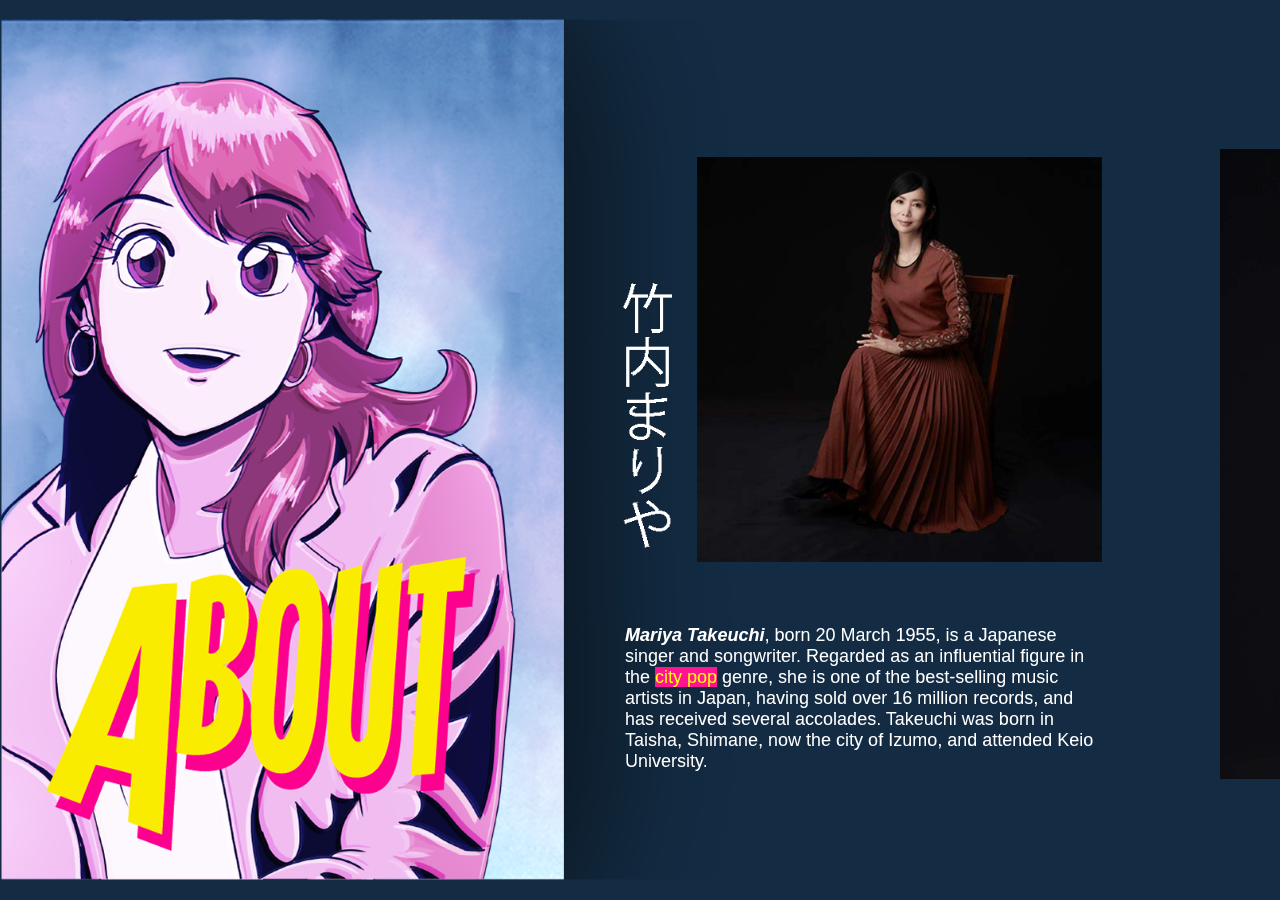
<file: About.html>
<!doctype html>
<html>
<head>
<meta charset="utf-8">
<title>A B O U T</title>
	<link rel="stylesheet" href="css/About-stylesheet.css">
</head>

<body>
	<div class="container">
 
  <div class="content-wrapper">
  
    <div class="child1">
    	<img src="Visuals/AboutPageFade.png" height="860px">
		
		
    </div>

    <div class="child">
        <table>
			<tr>
				<th><img src="Visuals/AboutPageInfo2.png" height="405px" style="padding-left: 12px"></th>
			</tr>
			<tr><td><br></td> </tr>
			
			<tr>
				<td><b><em>Mariya Takeuchi</em></b>, born 20 March 1955, is a Japanese singer and songwriter. Regarded as an influential figure in the <mark>city pop</mark> genre, she is one of the best-selling 
music artists in Japan, having sold over 16 million records, and has received several accolades. Takeuchi was born in Taisha, Shimane, now the city of Izumo, 
and attended Keio University.</td>
			</tr>
			
		</table>
    </div>
	  
	  <div class="child">
	  	<img src="Images/MT on Amazon Music2.jpg" height="630px" style="padding-top: 28px;">
	  
	  </div>
	  
	  <div class="child">
		 
	  	<p style="padding-top: 130px"><span class="aboutinfo">Takeuchi was born in Taisha city in the Hikawa district of Shimane Prefecture. She spent a year studying in the United States while she was at high school. Her musical career started in 1978 while she was studying at Keio University, with the single "Modotte-Oide, Watashi no Jikan" (Please come back, my time) and the album <i>Beginning.</i> The 1979 single "September" and the 1980 single "Fushigi na Piichi Pai" (Mysterious Peach Pie) were both hits. Takeuchi has had at least one song appear on the NHK program <i>Minna no Uta.</i>
			<br>
			<br>
Up to December 2008, Takeuchi had released 11 studio albums, 35 singles, several compilations and a live album which was recorded in 2000. Her total sales have been estimated at more than 16 million units by 2009. Her 1994 compilation,<i> Impressions,</i> sold more than 3 million copies in Japan alone, and became her best-selling album.
			<br>
			<br>
Her husband is the musician <i><b>Tatsuro Yamashita,</b></i> with whom she has one daughter.</span></p>
	  
	  </div>
	  
	  <div class="child">
	  	<img src="Images/MT in Japan Times-3.jpg"  height="630px" style="padding-top: 28px;">
	  
	  </div>
	  
	  <div class="child">
	  	<table style="padding-top: 80px">
		  <tr>
			<td>In 1981, Takeuchi married singer-songwriter Tatsuro Yamashita, and stopped her career temporarily after becoming pregnant. Returning to the Japanese music industry in 1984, she has accomplished huge commercial success — more than when she was single.</td>
			</tr>
			
		 <tr><td><br></td> </tr>
			
			<tr>
				<th><img src="Images/MT Profile.jpg" height="430px" style="padding-left: 16px"></th>
			</tr>
			
		  </table>
	  
	  </div>
	  
	  <div class="child">
	  	<p style="padding-bottom: 20px">Since her return, she has recorded six successful studio albums that mainly consist of her self-written songs, and all of them have reached #1 on the Japanese Oricon chart. As a singer-songwriter, she has produced 8 top-ten hit singles on the Oricon chart, including "Single Again", "Kokuhaku", "Junai Rhapsody", "Konya wa Hearty Party" and her only #1 hit "Camouflage".
		  <br>
			<br>
			In addition to her work as a performer, she has also written songs and lyrics for other singers, including Yukiko Okada, Hiroko Yakushimaru, Hiromi Iwasaki, Masahiko Kondo, Masayuki Suzuki and Tackey and Tsubasa. Several of these songs scored top-ten on the Oricon, such as "Kenka o Yamete" and "Invitation" performed by Naoko Kawai, "Iro (White Blend)" performed by Miho Nakayama and "Maji de Koi Suru 5 Byoumae" by Ryōko Hirosue. 
			<br>
			<br>
			Takeuchi has often re-recorded those songs for her own album. "Eki", a song originally written for the album by Akina Nakamori, became known by the composer's recorded version.
			
		  </p>
	  	
	  </div>
	  
	  
  </div>
  
</div>
	
	<div id="mySidebar" class="sidebar">

  <a href="javascript:void(0)" class="closebtn" onclick="closeNav()">×</a>
	
  <a href="index.html">Home</a>

  <a href="About.html">About</a>

  <a href="Music.html">Music</a>

  <a href="Tour.html">Tour</a>

	<a href="Media.html">Media</a>
	
	<a href="https://shop.fannect.jp/mariya/pc/" target="_blank">Store</a>

</div>



<div id="main">

  <button class="openbtn" onclick="openNav()"><img src="Visuals/MenuIcon.png" height="35px" width="55px"></button> 

</div>



<script>

function openNav() {

  document.getElementById("mySidebar").style.width = "250px";

  document.getElementById("main").style.marginLeft = "-250px";
	

}



function closeNav() {

  document.getElementById("mySidebar").style.width = "0";

  document.getElementById("main").style.marginLeft= "0";

}

</script>
</body>
</html>
</file>
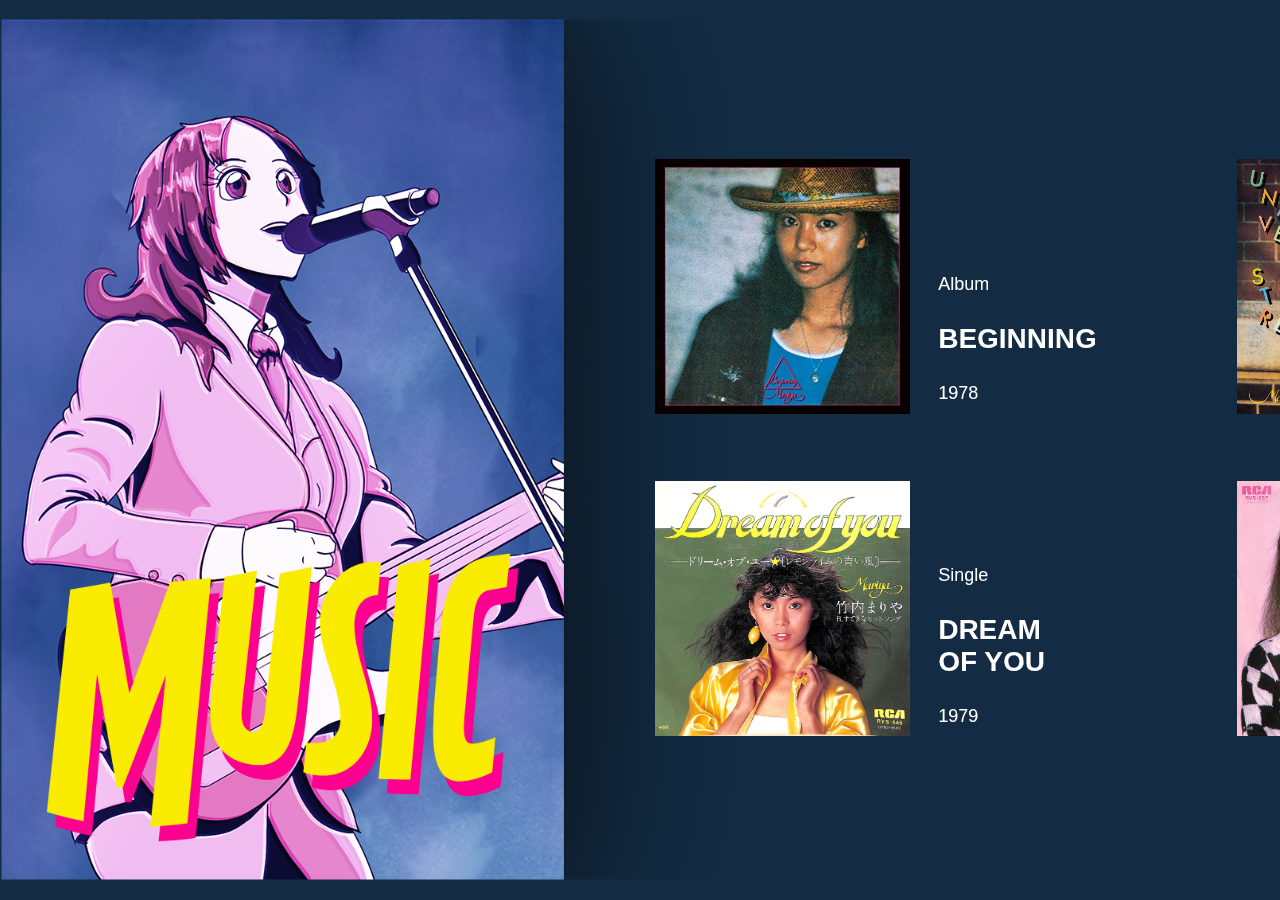
<file: Music.html>
<!doctype html>
<html>
<head>
<meta charset="utf-8">
<title>M U S I C</title>
	<link rel="stylesheet" href="css/Music-stylesheet.css">
</head>

<body>
	<div class="container">
 
  <div class="content-wrapper">
  
    <div class="child1">
    	<img src="Visuals/Mariya Takeuchi Live 2 (With BG)(Fade2).png" height="860px">
		
		
    </div>

    <div class="child">
        <table>
		<tr> <th><img src="Images/Album Covers/Beginning.jpg" height="255px" width="255px"> </th>
		  		<td class="info1line">Album
					<p>BEGINNING</p>
					1978
			</td>
		  </tr>
		  <tr><th><img src="Images/Single Covers/Dream of You.jpg" height="255px" width="255px"></th>
		  		<td class="info2line">Single
					<p>DREAM <br> OF YOU</p>
					1979
			  </td>
		 
		  </tr>
		</table>
    </div>

    <div class="child">
      <table>
		<tr> <th><img src="Images/Album Covers/University Street.jpeg" height="255px" width="255px"> </th>
		  		<td class="info2line">Album
					<p>UNIVERSITY STREET</p>
					1979
			</td>
		  </tr>
		  <tr><th><img src="Images/Single Covers/Mysterious Peach Pie.jpg" height="255px" width="255px"></th>
		  		<td class="info2line">Single
					<p>MYSTERIOUS <br>PEACH PIE</p>
					1980
			  </td>
		 
		  </tr>
		</table>
    </div>

    <div class="child">
     <table>
		<tr> <th><img src="Images/Album Covers/Love Songs.jpg" height="255px" width="255px"> </th>
		  		<td class="info1line">Album
					<p>LOVE SONGS</p>
					1980
			</td>
		  </tr>
		  <tr><th><img src="Images/Single Covers/Two Vacations.jpg" height="255px" width="255px"></th>
		  		<td class="info2line">Single
					<p>TWO VACATIONS</p>
					1980
			  </td>
		 
		  </tr>
		</table>
    </div>


    <div class="child">
      <table>
		<tr> <th><img src="Images/Album Covers/Miss M.jpg" height="255px" width="255px"> </th>
		  		<td class="info1line">Album
					<p>MISS M</p>
					1980
			</td>
		  </tr>
		  <tr><th><img src="Images/Single Covers/Plastic Love_5.jpg" height="255px" width="255px"></th>
		  		<td class="info2line">Single
					<p>SWEETEST MUSIC</p>
					1980
			  </td>
		 
		  </tr>
		</table>
    </div>
	  
	  <div class="child">
      <table>
		<tr> <th><img src="Images/Album Covers/Portrait.jpg" height="255px" width="255px"> </th>
		  		<td class="info1line">Album
					<p>PORTRAIT</p>
					1981
			</td>
		  </tr>
		  <tr><th><img src="Images/Single Covers/Strawberry Temptation.jpg" height="255px" width="255px"></th>
		  		<td class="info2line">Single
					<p>STRAWBERRY TEMPTATION</p>
					1981
			  </td>
		 
		  </tr>
		</table>
    </div>
	  
	   <div class="child">
      <table>
		<tr> <th><img src="Images/Album Covers/Viva Mariya!!.jpg" height="255px" width="255px"> </th>
		  		<td class="info2line">Album
					<p>VIVA MARIYA!!</p>
					1982
			</td>
		  </tr>
		  
		  <tr><th><img src="Images/Single Covers/Once Again.jpg" height="255px" width="255px"></th>
		  		<td class="info2line">Single
					<p>ONCE AGAIN</p>
					1984
			  </td>
		 
		  </tr>
		</table>
    </div>
	  
	   <div class="child">
      <table>
		<tr> <th><img src="Images/Album Covers/Variety.jpg" height="255px" width="255px"> </th>
		  		<td class="info1line">Album
					<p>VARIETY</p>
					1984
			</td>
		  </tr>
		  <tr><th><img src="Images/Single Covers/Continuation of the Dream.jpg" height="255px" width="255px"></th>
		  		<td class="info2line">Single
					<p>CONTINUATION OF THE DREAM</p>
					1987
			  </td>
		 
		  </tr>
		</table>
    </div>
	  
	   <div class="child">
      <table>
		<tr> <th><img src="Images/Album Covers/Request.jpg" height="255px" width="255px"> </th>
		  		<td class="info1line">Album
					<p>REQUEST</p>
					1987
			</td>
		  </tr>
		  
		  <tr><th><img src="Images/Single Covers/Cheer Up.jpg" height="255px" width="255px"></th>
		  		<td class="info1line">Single
					<p>CHEER UP</p>
					1988
			  </td>
		 
		  </tr>
		</table>
    </div>
	  
	   <div class="child">
      <table>
		<tr> <th><img src="Images/Album Covers/Quiet Life.jpg" height="255px" width="255px"> </th>
		  		<td class="info1line">Album
					<p>QUIET LIFE</p>
					1992
			</td>
		  </tr>
		  <tr><th><img src="Images/Single Covers/Single Again.jpg" height="255px" width="255px"></th>
		  		<td class="info2line">Single
					<p>SINGLE AGAIN</p>
					1989
			  </td>
		 
		  </tr>
		</table>
    </div>
	  
	   <div class="child">
      <table>
		<tr> <th><img src="Images/Album Covers/Impressions.jpg" height="255px" width="255px"> </th>
		  		<td class="info1line">Album
					<p>IMPRESSIONS</p>
					1994
			</td>
		  </tr>
		  <tr><th><img src="Images/Single Covers/Confession (Cropped).jpg" height="255px" width="255px"></th>
		  		<td class="info1line">Single
					<p>CONFESSION</p>
					1990
			  </td>
		 
		  </tr>
		</table>
    </div>
	  
	   <div class="child">
      <table>
		<tr> <th><img src="Images/Album Covers/Souvenir.jpg" height="255px" width="255px"> </th>
		  		<td class="info1line">Album
					<p>SOUVENIR</p>
					2000
			</td>
		  </tr>
		  <tr><th><img src="Images/Album Covers/Bon Appetit!.jpg" height="255px" width="255px"></th>
		  		<td class="info2line">Album
					<p>BON APPETIT!</p>
					2001
			  </td>
		 
		  </tr>
		</table>
    </div>
	  
	  <div class="child">
      <table>
		<tr> <th><img src="Images/Album Covers/Longtime Favourites.jpg" height="255px" width="255px"> </th>
		  		<td class="info2line">Album
					<p>LONGTIME FAVORITES</p>
					2003
			</td>
		  </tr>
		  <tr><th><img src="Images/Album Covers/Denim.jpg" height="255px" width="255px"></th>
		  		<td class="info1line">Album
					<p>DENIM</p>
					2007
			  </td>
		 
		  </tr>
		</table>
    </div>
	  
	  <div class="child">
      <table>
		<tr> <th><img src="Images/Album Covers/Expressions.jpg" height="255px" width="255px"> </th>
		  		<td class="info1line">Album
					<p>EXPRESSIONS</p>
					2008
			</td>
		  </tr>
		  <tr><th><img src="Images/Album Covers/Mariya's Songbook.jpg" height="255px" width="255px"></th>
		  		<td class="info2line">Album
					<p>MARIYA'S SONGBOOK</p>
					2013
			  </td>
		 
		  </tr>
		</table>
    </div>
	  
	  <div class="child">
      <table>
		<tr> <th><img src="Images/Album Covers/TRAD.jpeg" height="255px" width="255px"> </th>
		  		<td class="info1line">Album
					<p>TRAD</p>
					2014
			</td>
		  </tr>
		  <tr><th><img src="Images/Album Covers/Turntable.jpg" height="255px" width="255px"></th>
		  		<td class="info1line">Album
					<p>TURNTABLE</p>
					2019
			  </td>
		 
		  </tr>
		</table>
    </div>

  </div>
  
</div>
	
	<div id="mySidebar" class="sidebar">

  <a href="javascript:void(0)" class="closebtn" onclick="closeNav()">×</a>
	
  <a href="index.html">Home</a>

  <a href="About.html">About</a>

  <a href="Music.html">Music</a>

  <a href="Tour.html">Tour</a>

	<a href="Media.html">Media</a>
	
	<a href="https://shop.fannect.jp/mariya/pc/" target="_blank">Store</a>

</div>



<div id="main">

  <button class="openbtn" onclick="openNav()"><img src="Visuals/MenuIcon.png" height="35px" width="55px"></button> 

</div>



<script>

function openNav() {

  document.getElementById("mySidebar").style.width = "250px";

  document.getElementById("main").style.marginLeft = "-250px";
	

}



function closeNav() {

  document.getElementById("mySidebar").style.width = "0";

  document.getElementById("main").style.marginLeft= "0";

}

</script>

	
	
</body>
</html>
</file>
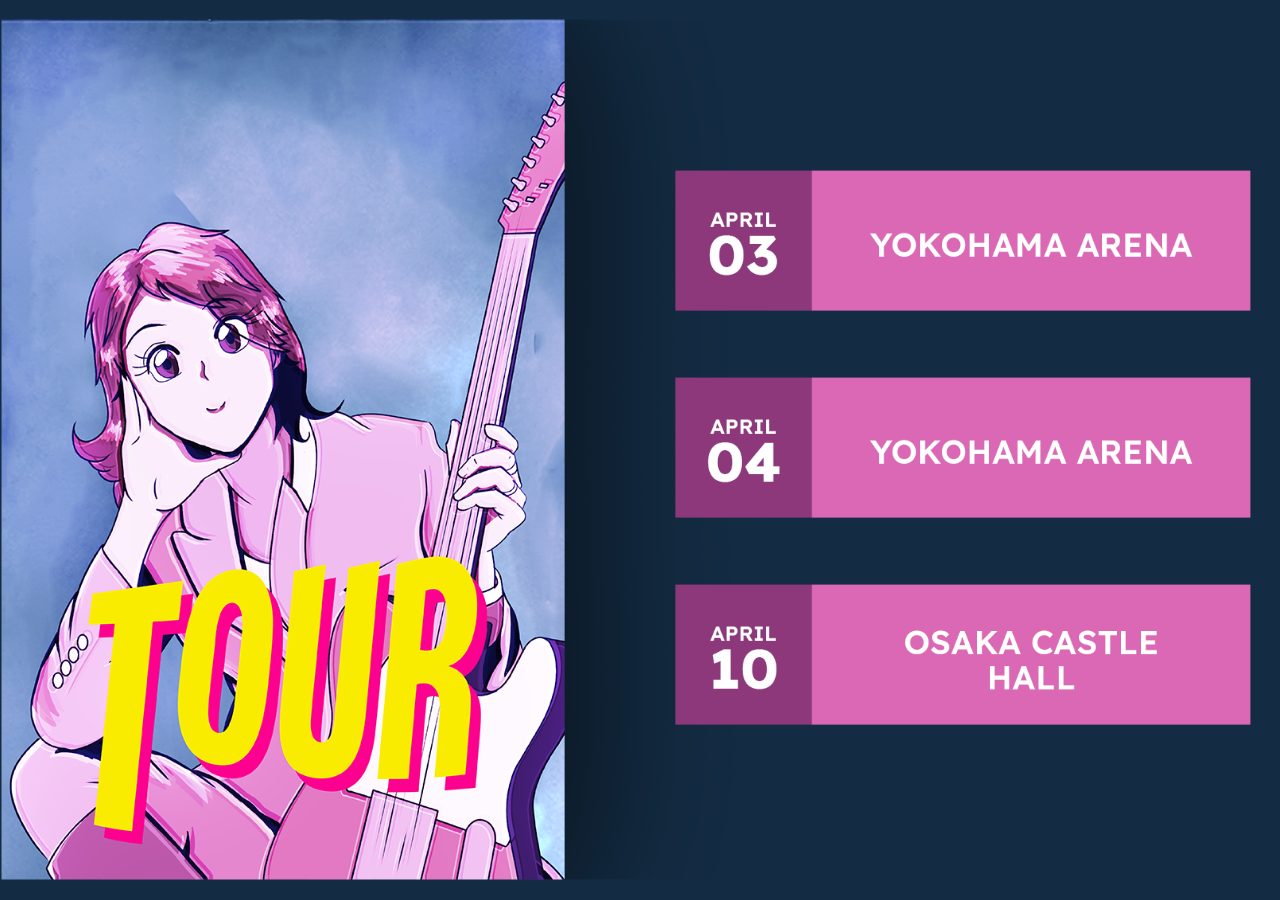
<file: Tour.html>
<!doctype html>
<html>
<head>
<meta charset="utf-8">
<title>T O U R</title>
	<link rel="stylesheet" href="css/Tour-stylesheet.css">
</head>

<body>
	
	
	
	<div class="container">
 
  <div class="content-wrapper">
  
    <div class="child1">
    	<img src="Visuals/TourPageFade.png" height="860px">
		
		
    </div>
	  
	
    <div class="child">
		
		
        <table>
			
		<tr> <th>
			<a href="https://www.mariyat.co.jp/live" target="_blank">
			
			<img src="Visuals/Tour Tickets/TourLayout-1.png" height="140px" width="575px"></a> 
			
			</th>
		  </tr>
				
		  <tr><th>
			  <a href="https://www.mariyat.co.jp/live" target="_blank">
			  <img src="Visuals/Tour Tickets/TourLayout-2.png" height="140px" width="575px">
			  </a>
			  </th>
		 
		  </tr>
				
			<tr><th>
				<a href="https://www.mariyat.co.jp/live" target="_blank">
				<img src="Visuals/Tour Tickets/TourLayout-3.png" height="140px" width="575px">
				</a>
				</th>
				
			</tr>
			
		</table>
	
    </div>
	  
	      <div class="child">
        <table>
		<tr> <th>
			<a href="https://www.mariyat.co.jp/live" target="_blank">
			<img src="Visuals/Tour Tickets/TourLayout-4.png" height="140px" width="575px"> 
				</a>
				</th>
		  </tr>
			
		  <tr><th>
			  <a href="https://www.mariyat.co.jp/live" target="_blank">
			  <img src="Visuals/Tour Tickets/TourLayout-5.png" height="140px" width="575px">
				  </a>
				  </th>
		 
		  </tr>
			
			<tr><th>
				<a href="https://www.mariyat.co.jp/live" target="_blank">
				<img src="Visuals/Tour Tickets/TourLayout-6.png" height="140px" width="575px">
					</a>
					</th>
				
			</tr>
			
		</table>
    </div>
	  
	       <div class="child">
        <table>
		<tr> <th>
			<a href="https://www.mariyat.co.jp/live" target="_blank">
			<img src="Visuals/Tour Tickets/TourLayout-7.png" height="140px" width="575px">
				</a>
				</th>
		  </tr>
			
		  <tr><th>
			  <a href="https://www.mariyat.co.jp/live" target="_blank">
			  <img src="Visuals/Tour Tickets/TourLayout-8.png" height="140px" width="575px">
				  </a>
				  </th>
		 
		  </tr>
			
			<tr><th>
				<a href="https://www.mariyat.co.jp/live" target="_blank">
				<img src="Visuals/Tour Tickets/TourLayout-9.png" height="140px" width="575px">
					</a>
					</th>
				
			</tr>
			
		</table>
    </div>
	  
	       <div class="child">
        <table>
		<tr> <th>
			<a href="https://www.mariyat.co.jp/live" target="_blank">
			<img src="Visuals/Tour Tickets/TourLayout-10.png" height="140px" width="575px"> 
				</a>
				</th>
		  </tr>
			
		  <tr><th>
			  <a href="https://www.mariyat.co.jp/live" target="_blank">
			  <img src="Visuals/Tour Tickets/TourLayout-11.png" height="140px" width="575px">
				  </a>
				  </th>
		 
		  </tr>
			
			<tr><th>
				<a href="https://www.mariyat.co.jp/live" target="_blank">
				<img src="Visuals/Tour Tickets/TourLayout-12.png" height="140px" width="575px">
					</a>
					</th>
				
			</tr>
			
		</table>
    </div>
	  
</div>
</div>
	
	
	
	<div id="mySidebar" class="sidebar">

  <a href="javascript:void(0)" class="closebtn" onclick="closeNav()">×</a>
	
  <a href="index.html">Home</a>

  <a href="About.html">About</a>

  <a href="Music.html">Music</a>

  <a href="Tour.html">Tour</a>

	<a href="Media.html">Media</a>
	
	<a href="https://shop.fannect.jp/mariya/pc/" target="_blank">Store</a>

</div>



<div id="main">

  <button class="openbtn" onclick="openNav()"><img src="Visuals/MenuIcon.png" height="35px" width="55px"></button> 

</div>



<script>

function openNav() {

  document.getElementById("mySidebar").style.width = "250px";

  document.getElementById("main").style.marginLeft = "-250px";
	

}



function closeNav() {

  document.getElementById("mySidebar").style.width = "0";

  document.getElementById("main").style.marginLeft= "0";

}

</script>
	
</body>
</html>
</file>
<file: css/About-stylesheet.css>
@charset "utf-8";
/* CSS Document */

::-webkit-scrollbar {
  width: 0px;
  height: 0px;
}

::-webkit-scrollbar-button {
  width: 0px;
  height: 0px;
}

body {
	
	background-color: #132c44;
	font-family: 'Lexend', sans-serif;
	font-size: 18px;
	color: white;
}

th {
	
	padding-bottom: 30px;
	padding-top: 30px;
}

td {
	padding-left: 15px;
	
}

p {
	word-spacing: normal;
	
}
.container {
  position: fixed;
  top: 0px; 
  left: 0;
  width: 100vh;
  height: calc(100vw);

  overflow: scroll;
  transform: rotate(-90deg);
  transform-origin: center calc(50vh);
}

.child {
  display: flex;
  flex-direction: column;
  justify-content: center;
  align-items: center;

  margin: 0em auto;
  padding: 2em;
  width: 500px;
  height: 500px;

  transform: rotate(90deg);

  border: 0px solid #333;
  box-shadow: 3px 3px 6px rgba(#333, .3);

  text-align: left;
	background-color: transparent;
  
}

.child1 {
  display: flex;
  flex-direction: column;
  justify-content: center;
  align-items: center;

  margin: 0em auto;
  padding: 2em;
  width: 500px;
  height: 500px;

  transform: rotate(90deg);

  border: 0px solid #333;
  box-shadow: 3px 3px 6px rgba(#333, .3);

  text-align: left;
	background-color: transparent;
	padding-left: 291px;
  
}
  p {
    line-height: 1.5;
  }

mark {
	background-color: deeppink;
	color: yellow;
}


.sidebar {

  height: 100%;

  width: 0;

  position: fixed;

  z-index: 1;

  top: 0;

  right: 0;

  background-color: #5F2257;

  overflow-x: hidden;

  transition: 0.5s;

  padding-top: 60px;

}



.sidebar a {

  padding: 8px 8px 8px 32px;

  text-decoration: none;

  font-size: 25px;

  color: #F4C8F4;

  display: block;

  transition: 0.3s;

}



.sidebar a:hover {

  color: #f1f1f1;

}



.sidebar .closebtn {

  position: absolute;

  top: 0px;

  right: 25px;

  font-size: 36px;

  margin-right: 0px;

}



.openbtn {

  font-size: 20px;

  cursor: pointer;

  background-color: transparent;

  color: white;

  padding: auto;

  border-style: none;
	
	border: hidden;

	transition: transform .2s;
	
	outline: none;
	
	position: relative;
	
	left: 1422px;
	
}



.openbtn:hover {

  background-color: transparent;
	transform: scale(1.2);

}



#main {

  transition: margin-left .5s;

  padding: 16px;

}



/* On smaller screens, where height is less than 450px, change the style of the sidenav (less padding and a smaller font size) */

@media screen and (max-height: 450px) {

  .sidebar {padding-top: 15px;}

  .sidebar a {font-size: 18px;}

}
</file>
<file: css/Music-stylesheet.css>
@charset "utf-8";
/* CSS Document */

::-webkit-scrollbar {
  width: 0px;
  height: 0px;
}

::-webkit-scrollbar-button {
  width: 0px;
  height: 0px;
}

body {
	
	background-color: #132c44;
	font-family: 'Lexend', sans-serif;
	font-size: 18px;
	color: white;
}

th {
	
	padding-bottom: 30px;
	padding-top: 30px;
}

td {
	padding-left: 15px;
	
}


.container {
  position: fixed;
  top: 0px; 
  left: 0;
  width: 100vh;
  height: calc(100vw);

  overflow: scroll;
  transform: rotate(-90deg);
  transform-origin: center calc(50vh);
}

.child {
  display: flex;
  flex-direction: column;
  justify-content: center;
  align-items: center;

  margin: 0em auto;
  padding: 3em;
  width: 500px;
  height: 500px;

  transform: rotate(90deg);

  border: 0px solid #333;
  box-shadow: 3px 3px 6px rgba(#333, .3);

  text-align: left;
	background-color: transparent;
  
}

.child1 {
  display: flex;
  flex-direction: column;
  justify-content: center;
  align-items: center;

  margin: 0em auto;
  padding: 2em;
  width: 500px;
  height: 500px;

  transform: rotate(90deg);

  border: 0px solid #333;
  box-shadow: 3px 3px 6px rgba(#333, .3);

  text-align: left;
	background-color: transparent;
	padding-left: 291px;
  
}
  p {
    
	  font-weight: bold;
	  font-size: 28px;
  }

.info1line {
	
	padding-top: 100px;
	padding-left: 25px;
	
}

.info2line {
	
	padding-top: 70px;
	padding-left: 25px;
	
}


.sidebar {

  height: 100%;

  width: 0;

  position: fixed;

  z-index: 1;

  top: 0;

  right: 0;

  background-color: #5F2257;

  overflow-x: hidden;

  transition: 0.5s;

  padding-top: 60px;

}



.sidebar a {

  padding: 8px 8px 8px 32px;

  text-decoration: none;

  font-size: 25px;

  color: #F4C8F4;

  display: block;

  transition: 0.3s;

}



.sidebar a:hover {

  color: #f1f1f1;

}



.sidebar .closebtn {

  position: absolute;

  top: 0px;

  right: 25px;

  font-size: 36px;

  margin-right: 0px;

}



.openbtn {

  font-size: 20px;

  cursor: pointer;

  background-color: transparent;

  color: white;

  padding: auto;

  border-style: none;
	
	border: hidden;

	transition: transform .2s;
	
	outline: none;
	
	position: relative;
	
	left: 1422px;
	
}



.openbtn:hover {

  background-color: transparent;
	transform: scale(1.2);

}



#main {

  transition: margin-left .5s;

  padding: 16px;

}



/* On smaller screens, where height is less than 450px, change the style of the sidenav (less padding and a smaller font size) */

@media screen and (max-height: 450px) {

  .sidebar {padding-top: 15px;}

  .sidebar a {font-size: 18px;}

}
</file>
<file: css/Tour-stylesheet.css>
@charset "utf-8";
/* CSS Document */

::-webkit-scrollbar {
  width: 0px;
  height: 0px;
}

::-webkit-scrollbar-button {
  width: 0px;
  height: 0px;
}

body {
	
	background-color: #132c44;
	font-family: 'Lexend', sans-serif;
	font-size: 18px;
	color: white;
}

th {
	
	padding-bottom: 30px;
	padding-top: 30px;
}

td {
	padding-left: 15px;
	
}


.container {
  position: fixed;
  top: 0px; 
  left: 0;
  width: 100vh;
  height: calc(100vw);

  overflow: scroll;
  transform: rotate(-90deg);
  transform-origin: center calc(50vh);
}

.child {
  display: flex;
  flex-direction: column;
  justify-content: center;
  align-items: center;

  margin: 0em auto;
  padding: 7.8em 4em;
  width: 500px;
  height: 500px;

  transform: rotate(90deg);

  border: 0px solid #333;
  box-shadow: 3px 3px 6px rgba(#333, .3);

  text-align: left;
	background-color: transparent;
  
}

.child1 {
  display: flex;
  flex-direction: column;
  justify-content: center;
  align-items: center;

  margin: 0em auto;
  padding: 2em;
  width: 500px;
  height: 500px;

  transform: rotate(90deg);

  border: 0px solid #333;
  box-shadow: 3px 3px 6px rgba(#333, .3);

  text-align: left;
	background-color: transparent;
	padding-left: 291px;
  
}
  p {
    
	  font-weight: bold;
	  font-size: 28px;
  }

th {
	transition: transform .2s;
	
}

th:hover {
	transform: scale(1.03);
	filter: brightness(110%);
		
	
}


.sidebar {

  height: 100%;

  width: 0;

  position: fixed;

  z-index: 1;

  top: 0;

  right: 0;

  background-color: #5F2257;

  overflow-x: hidden;

  transition: 0.5s;

  padding-top: 60px;

}



.sidebar a {

  padding: 8px 8px 8px 32px;

  text-decoration: none;

  font-size: 25px;

  color: #F4C8F4;

  display: block;

  transition: 0.3s;

}



.sidebar a:hover {

  color: #f1f1f1;

}



.sidebar .closebtn {

  position: absolute;

  top: 0px;

  right: 25px;

  font-size: 36px;

  margin-right: 0px;

}



.openbtn {

  font-size: 20px;

  cursor: pointer;

  background-color: transparent;

  color: white;

  padding: 2px 15px;

  border-style: none;
	
	border: hidden;

	transition: transform .2s;
	
	outline: none;
	
	position: relative;
	
	left: 1422px;
	
}



.openbtn:hover {

  background-color: transparent;
	transform: scale(1.2);

}



#main {

  transition: margin-left .5s;

  padding: 16px;

}



/* On smaller screens, where height is less than 450px, change the style of the sidenav (less padding and a smaller font size) */

@media screen and (max-height: 450px) {

  .sidebar {padding-top: 15px;}

  .sidebar a {font-size: 18px;}

}
</file>
